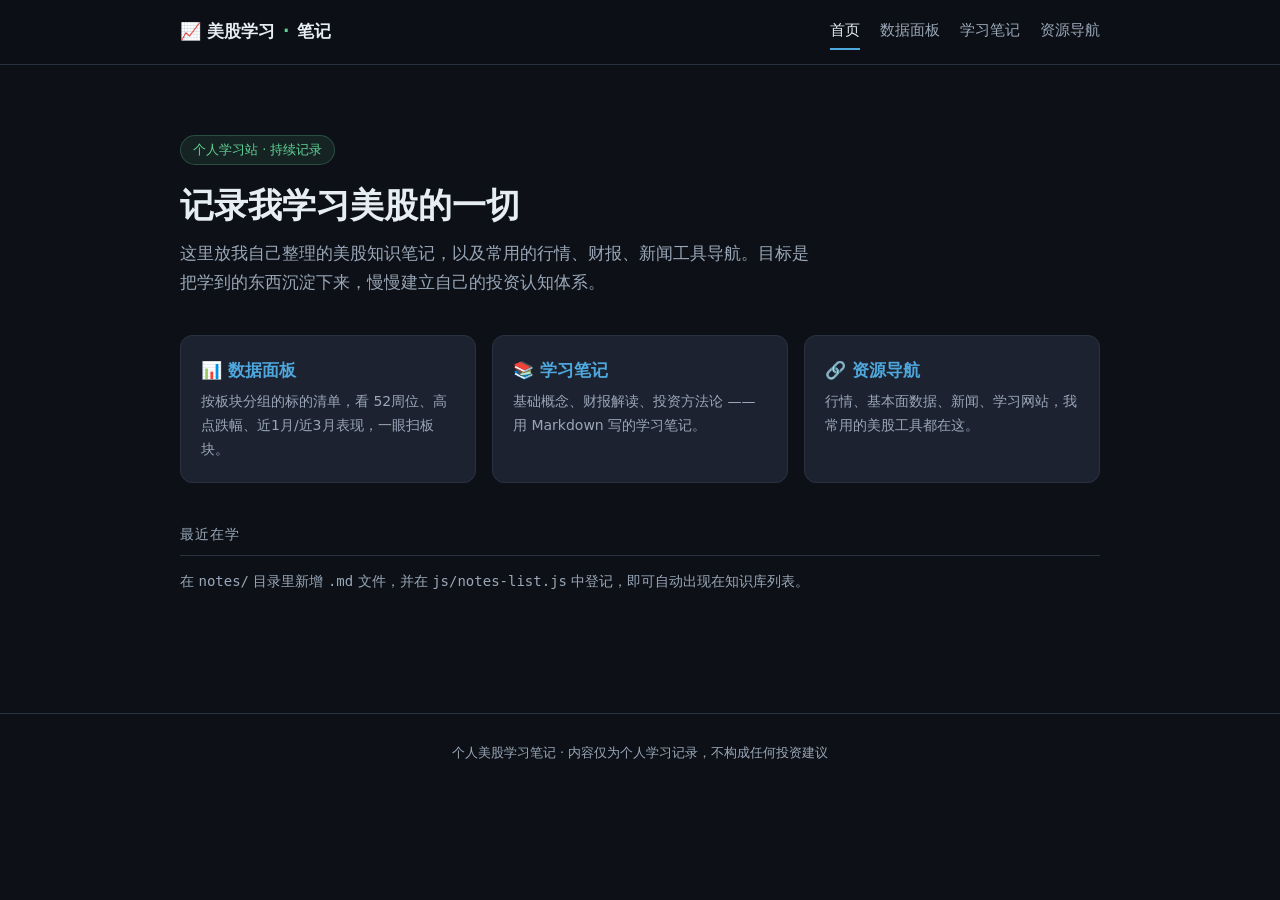
<file: index.html>
<!DOCTYPE html>
<html lang="zh-CN">
<head>
  <meta charset="UTF-8">
  <meta name="viewport" content="width=device-width, initial-scale=1.0">
  <title>美股学习笔记</title>
  <meta name="description" content="个人美股学习知识库与资源导航">
  <link rel="stylesheet" href="css/style.css">
</head>
<body>
  <nav class="nav">
    <div class="nav-inner">
      <a href="index.html" class="brand">📈 美股学习<span class="dot">·</span>笔记</a>
      <div class="links">
        <a href="index.html" class="active">首页</a>
        <a href="panel.html">数据面板</a>
        <a href="notes.html">学习笔记</a>
        <a href="resources.html">资源导航</a>
      </div>
    </div>
  </nav>

  <div class="wrap">
    <section class="hero">
      <span class="tag">个人学习站 · 持续记录</span>
      <h1>记录我学习美股的一切</h1>
      <p>这里放我自己整理的美股知识笔记，以及常用的行情、财报、新闻工具导航。目标是把学到的东西沉淀下来，慢慢建立自己的投资认知体系。</p>
    </section>

    <div class="grid">
      <a href="panel.html" class="card">
        <h3>📊 数据面板</h3>
        <p>按板块分组的标的清单，看 52周位、高点跌幅、近1月/近3月表现，一眼扫板块。</p>
      </a>
      <a href="notes.html" class="card">
        <h3>📚 学习笔记</h3>
        <p>基础概念、财报解读、投资方法论 —— 用 Markdown 写的学习笔记。</p>
      </a>
      <a href="resources.html" class="card">
        <h3>🔗 资源导航</h3>
        <p>行情、基本面数据、新闻、学习网站，我常用的美股工具都在这。</p>
      </a>
    </div>

    <div class="section-title">最近在学</div>
    <p class="hint">在 <code>notes/</code> 目录里新增 <code>.md</code> 文件，并在 <code>js/notes-list.js</code> 中登记，即可自动出现在知识库列表。</p>
  </div>

  <footer class="footer">
    个人美股学习笔记 · 内容仅为个人学习记录，不构成任何投资建议
  </footer>
</body>
</html>
</file>
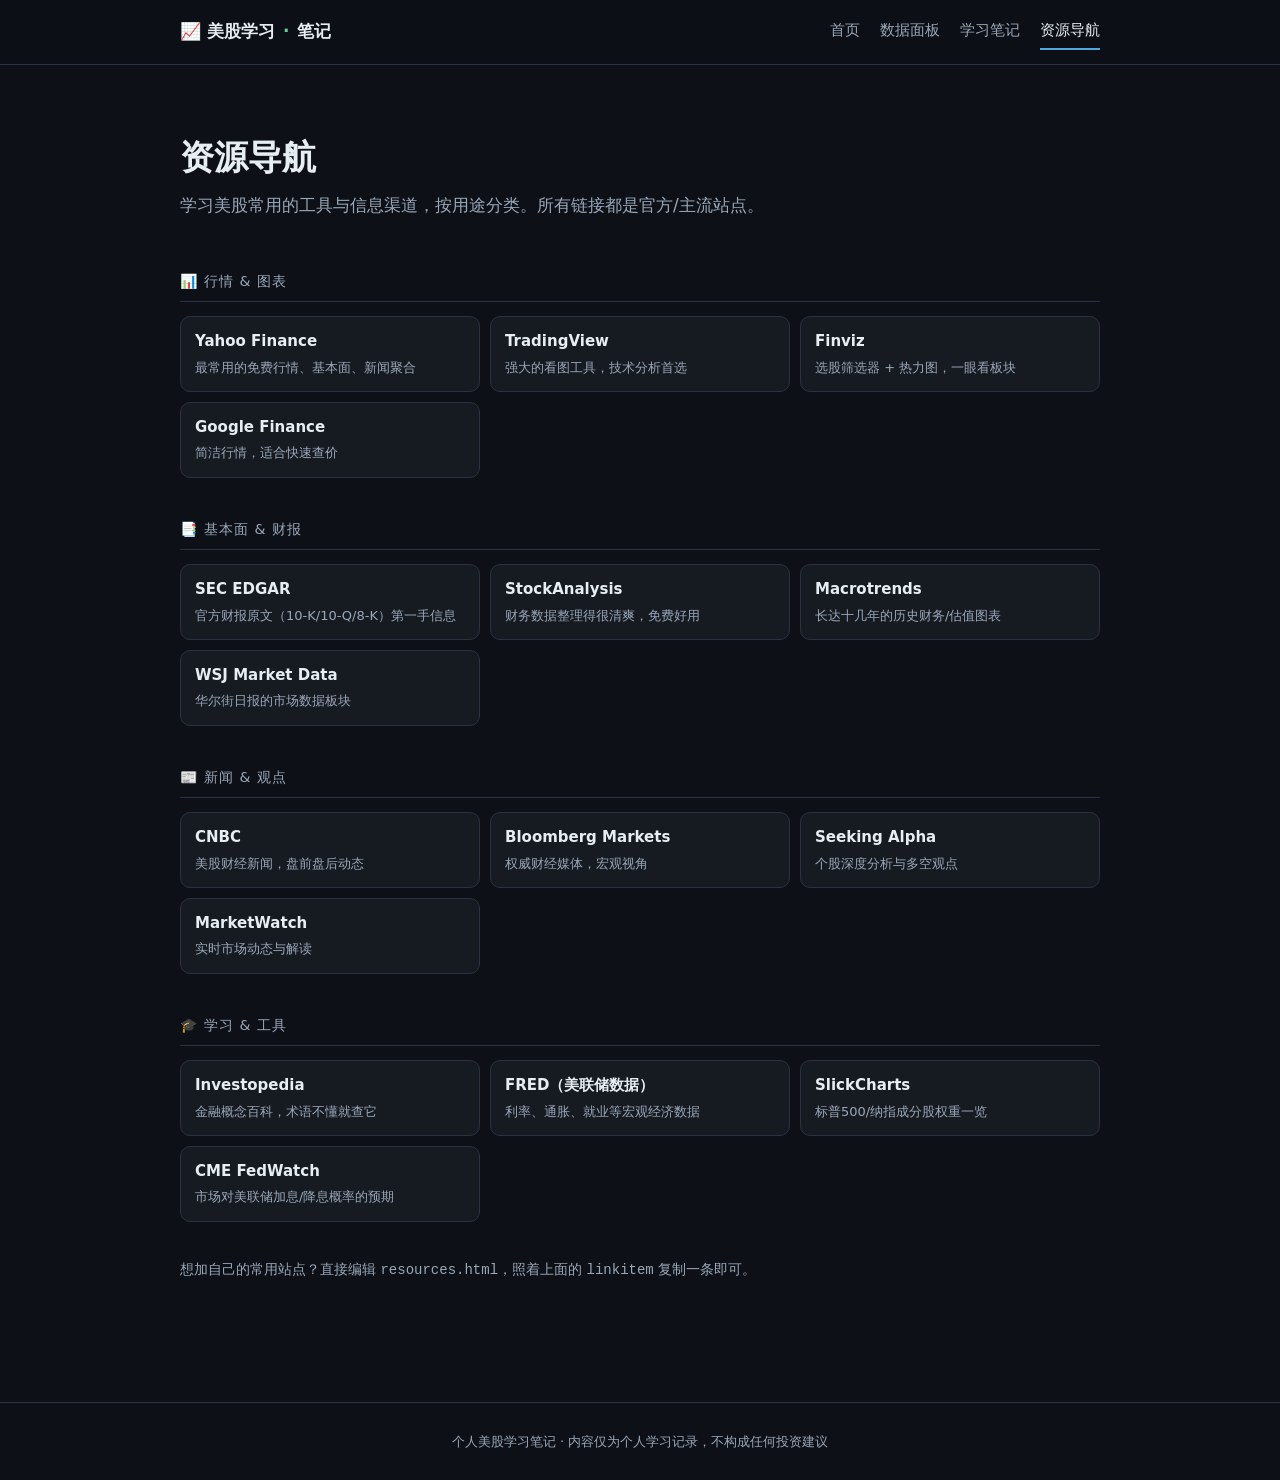
<file: resources.html>
<!DOCTYPE html>
<html lang="zh-CN">
<head>
  <meta charset="UTF-8">
  <meta name="viewport" content="width=device-width, initial-scale=1.0">
  <title>资源导航 · 美股学习笔记</title>
  <link rel="stylesheet" href="css/style.css">
</head>
<body>
  <nav class="nav">
    <div class="nav-inner">
      <a href="index.html" class="brand">📈 美股学习<span class="dot">·</span>笔记</a>
      <div class="links">
        <a href="index.html">首页</a>
        <a href="panel.html">数据面板</a>
        <a href="notes.html">学习笔记</a>
        <a href="resources.html" class="active">资源导航</a>
      </div>
    </div>
  </nav>

  <div class="wrap">
    <section class="hero">
      <h1>资源导航</h1>
      <p>学习美股常用的工具与信息渠道，按用途分类。所有链接都是官方/主流站点。</p>
    </section>

    <div class="section-title">📊 行情 & 图表</div>
    <div class="linklist">
      <a class="linkitem" href="https://finance.yahoo.com" target="_blank" rel="noopener">
        <span class="name">Yahoo Finance</span><span class="desc">最常用的免费行情、基本面、新闻聚合</span></a>
      <a class="linkitem" href="https://www.tradingview.com" target="_blank" rel="noopener">
        <span class="name">TradingView</span><span class="desc">强大的看图工具，技术分析首选</span></a>
      <a class="linkitem" href="https://finviz.com" target="_blank" rel="noopener">
        <span class="name">Finviz</span><span class="desc">选股筛选器 + 热力图，一眼看板块</span></a>
      <a class="linkitem" href="https://www.google.com/finance" target="_blank" rel="noopener">
        <span class="name">Google Finance</span><span class="desc">简洁行情，适合快速查价</span></a>
    </div>

    <div class="section-title">📑 基本面 & 财报</div>
    <div class="linklist">
      <a class="linkitem" href="https://www.sec.gov/cgi-bin/browse-edgar?action=getcompany" target="_blank" rel="noopener">
        <span class="name">SEC EDGAR</span><span class="desc">官方财报原文（10-K/10-Q/8-K）第一手信息</span></a>
      <a class="linkitem" href="https://stockanalysis.com" target="_blank" rel="noopener">
        <span class="name">StockAnalysis</span><span class="desc">财务数据整理得很清爽，免费好用</span></a>
      <a class="linkitem" href="https://www.macrotrends.net" target="_blank" rel="noopener">
        <span class="name">Macrotrends</span><span class="desc">长达十几年的历史财务/估值图表</span></a>
      <a class="linkitem" href="https://www.wsj.com/market-data" target="_blank" rel="noopener">
        <span class="name">WSJ Market Data</span><span class="desc">华尔街日报的市场数据板块</span></a>
    </div>

    <div class="section-title">📰 新闻 & 观点</div>
    <div class="linklist">
      <a class="linkitem" href="https://www.cnbc.com" target="_blank" rel="noopener">
        <span class="name">CNBC</span><span class="desc">美股财经新闻，盘前盘后动态</span></a>
      <a class="linkitem" href="https://www.bloomberg.com/markets" target="_blank" rel="noopener">
        <span class="name">Bloomberg Markets</span><span class="desc">权威财经媒体，宏观视角</span></a>
      <a class="linkitem" href="https://seekingalpha.com" target="_blank" rel="noopener">
        <span class="name">Seeking Alpha</span><span class="desc">个股深度分析与多空观点</span></a>
      <a class="linkitem" href="https://www.marketwatch.com" target="_blank" rel="noopener">
        <span class="name">MarketWatch</span><span class="desc">实时市场动态与解读</span></a>
    </div>

    <div class="section-title">🎓 学习 & 工具</div>
    <div class="linklist">
      <a class="linkitem" href="https://www.investopedia.com" target="_blank" rel="noopener">
        <span class="name">Investopedia</span><span class="desc">金融概念百科，术语不懂就查它</span></a>
      <a class="linkitem" href="https://fred.stlouisfed.org" target="_blank" rel="noopener">
        <span class="name">FRED（美联储数据）</span><span class="desc">利率、通胀、就业等宏观经济数据</span></a>
      <a class="linkitem" href="https://www.slickcharts.com/sp500" target="_blank" rel="noopener">
        <span class="name">SlickCharts</span><span class="desc">标普500/纳指成分股权重一览</span></a>
      <a class="linkitem" href="https://www.cmegroup.com/markets/fedwatch-tool.html" target="_blank" rel="noopener">
        <span class="name">CME FedWatch</span><span class="desc">市场对美联储加息/降息概率的预期</span></a>
    </div>

    <p class="hint" style="margin-top:36px;">想加自己的常用站点？直接编辑 <code>resources.html</code>，照着上面的 <code>linkitem</code> 复制一条即可。</p>
  </div>

  <footer class="footer">
    个人美股学习笔记 · 内容仅为个人学习记录，不构成任何投资建议
  </footer>
</body>
</html>
</file>
<file: css/style.css>
/* ===== 全局主题变量 ===== */
:root {
  --bg: #0d1117;
  --bg-soft: #161b22;
  --bg-card: #1c2230;
  --border: #2a3140;
  --text: #e6edf3;
  --text-dim: #9aa7b8;
  --accent: #4ea8de;
  --accent-2: #61d095;
  --up: #26a269;   /* 美股：绿涨 */
  --down: #e5484d; /* 美股：红跌 */
  --radius: 12px;
  --maxw: 960px;
}

* { box-sizing: border-box; margin: 0; padding: 0; }

body {
  font-family: -apple-system, "SF Pro SC", "PingFang SC", "Microsoft YaHei",
    system-ui, "Segoe UI", Roboto, sans-serif;
  background: var(--bg);
  color: var(--text);
  line-height: 1.7;
  -webkit-font-smoothing: antialiased;
}

a { color: var(--accent); text-decoration: none; }
a:hover { text-decoration: underline; }

/* ===== 顶部导航 ===== */
.nav {
  position: sticky; top: 0; z-index: 10;
  background: rgba(13, 17, 23, 0.85);
  backdrop-filter: blur(10px);
  border-bottom: 1px solid var(--border);
}
.nav-inner {
  max-width: var(--maxw); margin: 0 auto;
  padding: 14px 20px;
  display: flex; align-items: center; gap: 22px;
}
.nav .brand {
  font-weight: 700; font-size: 17px; color: var(--text);
  display: flex; align-items: center; gap: 8px;
}
.nav .brand .dot { color: var(--accent-2); }
.nav .links { margin-left: auto; display: flex; gap: 20px; }
.nav .links a {
  color: var(--text-dim); font-size: 15px; padding: 4px 0;
  border-bottom: 2px solid transparent;
}
.nav .links a:hover { color: var(--text); text-decoration: none; }
.nav .links a.active { color: var(--text); border-bottom-color: var(--accent); }

/* ===== 容器 ===== */
.wrap { max-width: var(--maxw); margin: 0 auto; padding: 40px 20px 80px; }

/* ===== 首页 Hero ===== */
.hero { padding: 30px 0 10px; }
.hero h1 { font-size: 34px; line-height: 1.3; margin-bottom: 12px; }
.hero p { color: var(--text-dim); font-size: 17px; max-width: 640px; }
.hero .tag {
  display: inline-block; font-size: 13px; color: var(--accent-2);
  background: rgba(97, 208, 149, 0.1); border: 1px solid rgba(97, 208, 149, 0.25);
  padding: 3px 12px; border-radius: 999px; margin-bottom: 18px;
}

/* ===== 卡片网格 ===== */
.grid {
  display: grid; gap: 16px; margin-top: 28px;
  grid-template-columns: repeat(auto-fill, minmax(260px, 1fr));
}
.card {
  background: var(--bg-card); border: 1px solid var(--border);
  border-radius: var(--radius); padding: 20px;
  transition: border-color .15s, transform .15s;
}
.card:hover { border-color: var(--accent); transform: translateY(-2px); }
.card h3 { font-size: 17px; margin-bottom: 6px; }
.card p { color: var(--text-dim); font-size: 14px; }
.card .arrow { color: var(--accent); }

/* ===== 分区标题 ===== */
.section-title {
  font-size: 14px; text-transform: uppercase; letter-spacing: .08em;
  color: var(--text-dim); margin: 40px 0 14px;
  padding-bottom: 8px; border-bottom: 1px solid var(--border);
}

/* ===== 资源导航链接列表 ===== */
.linklist { display: grid; gap: 10px; grid-template-columns: repeat(auto-fill, minmax(240px, 1fr)); }
.linkitem {
  display: flex; flex-direction: column; gap: 2px;
  background: var(--bg-soft); border: 1px solid var(--border);
  border-radius: 10px; padding: 12px 14px;
}
.linkitem:hover { border-color: var(--accent); text-decoration: none; }
.linkitem .name { color: var(--text); font-weight: 600; font-size: 15px; }
.linkitem .desc { color: var(--text-dim); font-size: 13px; }

/* ===== 知识库列表 ===== */
.notelist { display: grid; gap: 12px; }
.noteitem {
  background: var(--bg-card); border: 1px solid var(--border);
  border-radius: 10px; padding: 16px 18px; cursor: pointer;
  transition: border-color .15s;
}
.noteitem:hover { border-color: var(--accent); }
.noteitem .title { font-size: 17px; font-weight: 600; color: var(--text); }
.noteitem .meta { color: var(--text-dim); font-size: 13px; margin-top: 2px; }

/* ===== 笔记视图切换 ===== */
.view-toggle { display: flex; gap: 10px; margin-bottom: 24px; }
.vt-btn {
  background: var(--bg-soft); border: 1px solid var(--border);
  color: var(--text-dim); border-radius: 999px; padding: 8px 18px;
  font-size: 14px; cursor: pointer; transition: all .15s;
  font-family: inherit;
}
.vt-btn:hover { color: var(--text); }
.vt-btn.active { color: var(--text); border-color: var(--accent); background: rgba(78,168,222,0.12); }

/* ===== 时间线视图 ===== */
.timeline { position: relative; padding-left: 8px; }
.timeline::before {
  content: ""; position: absolute; left: 7px; top: 8px; bottom: 8px;
  width: 2px; background: var(--border);
}
.tl-month {
  font-size: 16px; font-weight: 700; color: var(--accent);
  margin: 6px 0 16px; padding-left: 26px;
}
.tl-item { position: relative; padding-left: 26px; margin-bottom: 22px; }
.tl-dot {
  position: absolute; left: 1px; top: 4px; width: 13px; height: 13px;
  border-radius: 50%; background: var(--bg); border: 2px solid var(--accent);
}
.tl-date { color: var(--text-dim); font-size: 13px; margin-bottom: 3px; }
.tl-title { font-size: 17px; font-weight: 600; color: var(--text); }
.note-link:hover .tl-title { color: var(--accent); }
.note-link { text-decoration: none; }
.note-link:hover { text-decoration: none; }
.tl-desc { color: var(--text-dim); font-size: 14px; margin-top: 4px; }

.cat-tag {
  display: inline-block; margin-left: 10px; font-size: 12px;
  color: var(--accent-2); background: rgba(97,208,149,0.1);
  border: 1px solid rgba(97,208,149,0.25); border-radius: 6px; padding: 1px 9px;
  vertical-align: middle;
}

/* ===== 分类视图 ===== */
.cat-block { margin-bottom: 28px; }
.cat-head {
  font-size: 16px; font-weight: 700; color: var(--text);
  padding-bottom: 8px; margin-bottom: 6px; border-bottom: 1px solid var(--border);
  display: flex; align-items: center; gap: 8px;
}
.cat-count {
  font-size: 12px; font-weight: 500; color: var(--text-dim);
  background: var(--bg-soft); border-radius: 999px; padding: 1px 8px;
}
.cat-item {
  display: flex; align-items: baseline; gap: 12px;
  padding: 9px 8px; border-radius: 8px; transition: background .12s;
}
.cat-item:hover { background: var(--bg-soft); }
.cat-date { color: var(--text-dim); font-size: 13px; min-width: 42px; }
.cat-title { color: var(--text); font-size: 15px; }
.note-link:hover .cat-title { color: var(--accent); }

/* ===== Markdown 渲染区 ===== */
.markdown { font-size: 16px; }
.markdown h1 { font-size: 28px; margin: 8px 0 18px; }
.markdown h2 { font-size: 22px; margin: 30px 0 12px; padding-bottom: 6px; border-bottom: 1px solid var(--border); }
.markdown h3 { font-size: 18px; margin: 22px 0 10px; }
.markdown p { margin: 12px 0; }
.markdown ul, .markdown ol { margin: 12px 0 12px 24px; }
.markdown li { margin: 4px 0; }
.markdown code {
  background: var(--bg-soft); border: 1px solid var(--border);
  padding: 1px 6px; border-radius: 5px; font-size: 14px;
  font-family: "SF Mono", Menlo, Consolas, monospace;
}
.markdown pre {
  background: var(--bg-soft); border: 1px solid var(--border);
  border-radius: 8px; padding: 14px; overflow-x: auto; margin: 14px 0;
}
.markdown pre code { border: none; padding: 0; background: none; }
.markdown blockquote {
  border-left: 3px solid var(--accent); padding: 4px 16px;
  color: var(--text-dim); margin: 14px 0; background: var(--bg-soft);
}
.markdown table { border-collapse: collapse; margin: 14px 0; width: 100%; }
.markdown th, .markdown td { border: 1px solid var(--border); padding: 8px 12px; text-align: left; }
.markdown th { background: var(--bg-soft); }
.markdown a { border-bottom: 1px dashed var(--accent); }

.back { display: inline-block; margin-bottom: 20px; color: var(--text-dim); font-size: 14px; }
.back:hover { color: var(--text); text-decoration: none; }

.hint { color: var(--text-dim); font-size: 14px; }

/* ===== 数据面板 ===== */
.panel-toolbar {
  display: flex; gap: 12px; align-items: center; flex-wrap: wrap;
  margin-bottom: 10px;
}
.sel-wrap {
  display: flex; align-items: center; gap: 8px;
  background: var(--bg-soft); border: 1px solid var(--border);
  border-radius: 10px; padding: 6px 12px;
}
.sel-label { color: var(--text-dim); font-size: 13px; white-space: nowrap; }
#sector-select {
  background: transparent; color: var(--text); border: none; outline: none;
  font-size: 15px; max-width: 60vw; cursor: pointer;
}
#sector-select option { background: var(--bg-soft); color: var(--text); }
#panel-search {
  flex: 1; min-width: 160px;
  background: var(--bg-soft); border: 1px solid var(--border);
  border-radius: 10px; padding: 9px 14px; color: var(--text);
  font-size: 15px; outline: none;
}
#panel-search:focus { border-color: var(--accent); }
.panel-updated { color: var(--text-dim); font-size: 12px; margin-bottom: 18px; }

.sector-head { margin-bottom: 8px; }
.sector-title { font-size: 22px; font-weight: 700; }
.sector-meta { display: flex; gap: 18px; color: var(--text-dim); font-size: 14px; margin-top: 4px; }
.sector-meta b { font-weight: 700; }

/* 表格 */
.ptable { width: 100%; border-collapse: collapse; font-size: 14px; }
.ptable thead th {
  position: sticky; top: 56px; background: var(--bg);
  color: var(--text-dim); font-weight: 500; font-size: 13px;
  text-align: right; padding: 10px 10px; border-bottom: 1px solid var(--border);
}
.ptable thead th.c-name { text-align: left; }
.ptable td { padding: 12px 10px; border-bottom: 1px solid var(--border); }
.c-num { text-align: right; white-space: nowrap; font-variant-numeric: tabular-nums; }

.group-row td {
  color: var(--accent); font-weight: 600; font-size: 13px;
  background: var(--bg-soft); padding: 8px 10px;
}

.data-row:hover { background: var(--bg-soft); }
.data-row.star { background: rgba(255, 200, 60, 0.06); }
.data-row.star td:first-child { box-shadow: inset 3px 0 0 #f2c94c; }

.c-name .s-name { font-weight: 600; color: var(--text); }
.c-name .s-code { color: var(--text-dim); font-size: 12px; margin-left: 8px; }
.c-name .s-tag {
  display: inline-block; margin-left: 8px; font-size: 11px;
  color: var(--text-dim); background: var(--bg-card);
  border: 1px solid var(--border); border-radius: 5px; padding: 1px 6px;
}
.star-mark { color: #f2c94c; margin-right: 4px; }

/* 涨跌颜色 */
.up { color: var(--up); }
.down { color: var(--down); }
.flat { color: var(--text-dim); }

/* 52周位 迷你条 */
.pos-bar {
  display: inline-block; width: 46px; height: 6px; border-radius: 3px;
  background: var(--bg-card); vertical-align: middle; margin-right: 8px;
  overflow: hidden;
}
.pos-fill { display: block; height: 100%; background: linear-gradient(90deg, var(--accent), var(--accent-2)); }
.pos-text { color: var(--text-dim); }

@media (max-width: 600px) {
  .ptable { font-size: 13px; }
  .ptable td, .ptable th { padding: 9px 6px; }
  .pos-bar { width: 30px; }
  .c-name .s-code { display: block; margin-left: 0; }
  .c-name .s-tag { margin-left: 0; }
  .ptable thead th { top: 52px; }
}

/* ===== 页脚 ===== */
.footer {
  border-top: 1px solid var(--border); color: var(--text-dim);
  font-size: 13px; text-align: center; padding: 28px 20px; margin-top: 40px;
}

/* ===== 响应式 ===== */
@media (max-width: 600px) {
  .hero h1 { font-size: 26px; }
  .nav-inner { gap: 14px; }
  .nav .links { gap: 14px; }
  .wrap { padding: 24px 16px 60px; }
}
</file>
